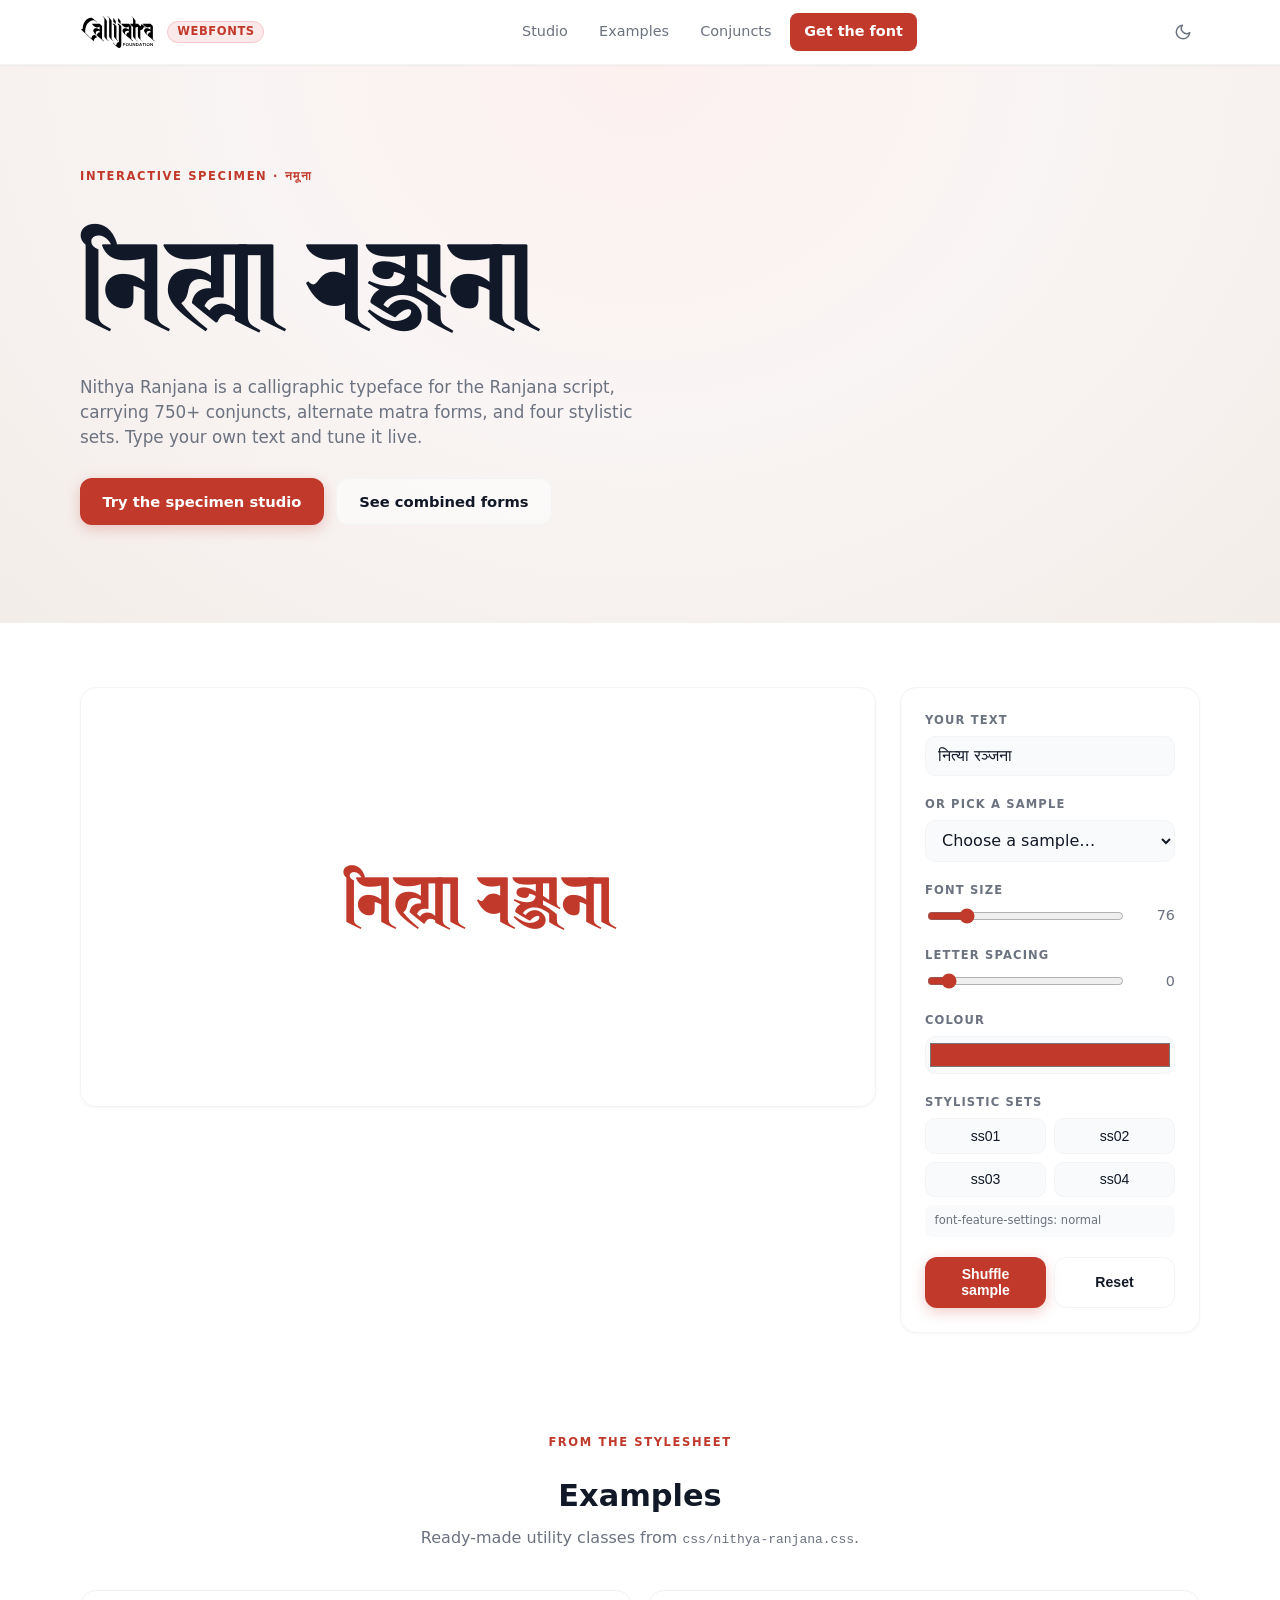
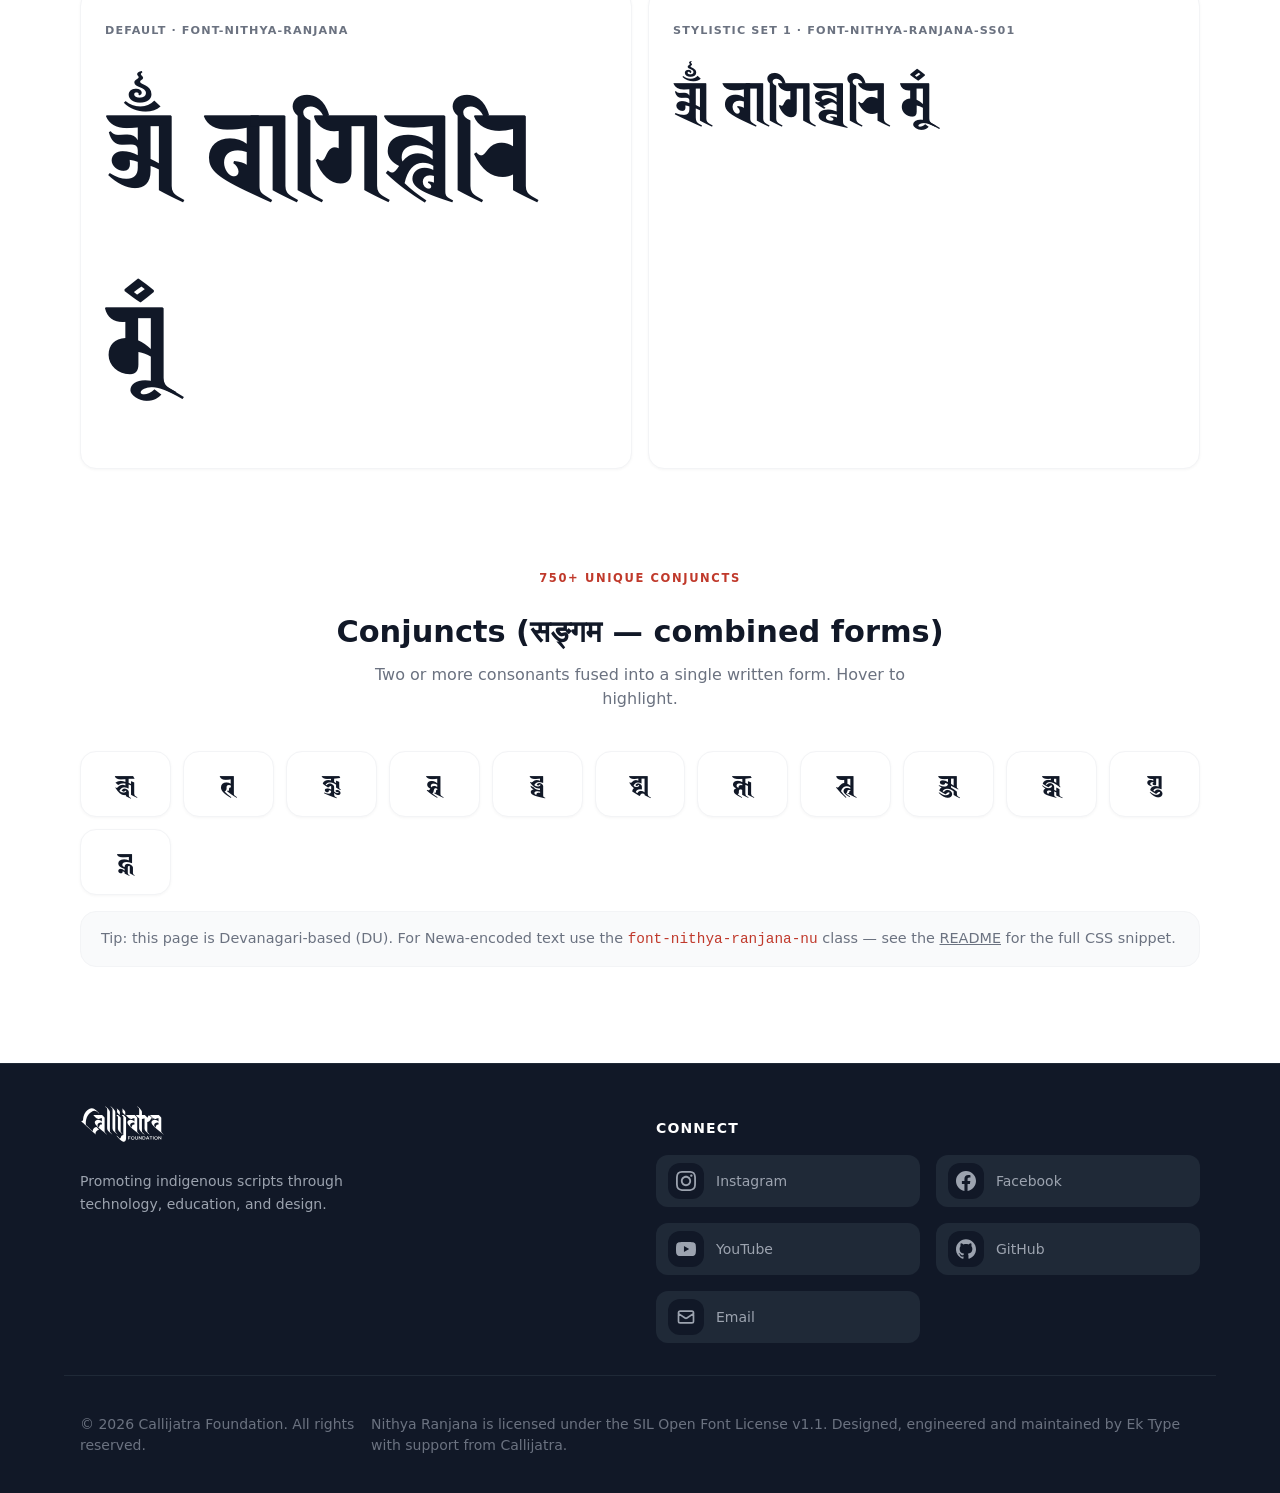
<file: demo/index.html>
<!DOCTYPE html>
<html lang="en">

<head>
  <meta charset="UTF-8">
  <meta name="viewport" content="width=device-width, initial-scale=1.0">
  <title>Rendering Nithya Ranjana in Webpages - Demo</title>
  <link rel="stylesheet" href="../css/nithya-ranjana.css">
  <script>
    (function () {
      var saved = localStorage.getItem('theme');
      var prefersDark = window.matchMedia('(prefers-color-scheme: dark)').matches;
      if (saved === 'dark' || (!saved && prefersDark)) {
        document.documentElement.classList.add('dark');
      }
    })();
  </script>
  <style>
    :root {
      --brand: #c0392b;
      --brand-hover: #a93226;
      --brand-subtle: #fbeae9;
      --brand-subtle-border: #f5c6cb;
      --ink: #111827;
      --muted: #6b7280;
      --bg: #ffffff;
      --surface: #f9fafb;
      --line: #f3f4f6;
      --nav: rgba(255, 255, 255, 0.9);
      --hero: radial-gradient(ellipse at top, #fdf1f0 0%, #f9f5f4 45%, #f3ede9 100%);
    }

    html.dark {
      --brand-subtle: #3b1212;
      --brand-subtle-border: #7f1d1d;
      --ink: #f3f4f6;
      --muted: #9ca3af;
      --bg: #030712;
      --surface: #111827;
      --line: #1f2937;
      --nav: rgba(3, 7, 18, 0.9);
      --hero: none;
    }

    * { box-sizing: border-box; }

    html { scroll-behavior: smooth; }

    body {
      margin: 0;
      font-family: system-ui, -apple-system, "Segoe UI", sans-serif;
      background: var(--bg);
      color: var(--ink);
      line-height: 1.5;
      -webkit-font-smoothing: antialiased;
    }

    a { color: inherit; }

    .nav {
      position: sticky;
      top: 0;
      z-index: 50;
      background: var(--nav);
      -webkit-backdrop-filter: blur(8px);
      backdrop-filter: blur(8px);
      border-bottom: 1px solid var(--line);
      box-shadow: 0 1px 2px rgba(0, 0, 0, 0.04);
    }

    .nav-inner {
      max-width: 72rem;
      margin: 0 auto;
      padding: 0 1rem;
      height: 4rem;
      display: flex;
      align-items: center;
      justify-content: space-between;
      gap: 1rem;
    }

    .brand-logo {
      display: flex;
      align-items: center;
      gap: 0.6rem;
      color: var(--ink);
      flex-shrink: 0;
    }

    .brand-logo-img-link {
      display: flex;
      align-items: center;
      text-decoration: none;
      transition: opacity 0.2s;
    }

    .brand-logo-img-link:hover {
      opacity: 0.85;
    }

    .brand-title-link {
      display: flex;
      align-items: center;
      text-decoration: none;
      color: inherit;
    }

    .brand-logo img {
      height: 2.25rem;
      width: auto;
      transition: filter 0.2s;
    }

    html.dark .brand-logo img {
      filter: brightness(0) invert(1);
    }

    .brand-title-badge {
      font-size: 0.72rem;
      font-weight: 700;
      text-transform: uppercase;
      letter-spacing: 0.05em;
      background-color: var(--brand-subtle);
      color: var(--brand);
      padding: 0.2rem 0.55rem;
      border-radius: 9999px;
      border: 1px solid var(--brand-subtle-border);
      line-height: 1.2;
    }

    .nav-links { display: flex; align-items: center; gap: .35rem; }

    .nav-link {
      padding: .5rem .8rem;
      border-radius: .5rem;
      color: var(--muted);
      text-decoration: none;
      font-size: .9rem;
      font-weight: 500;
      transition: color .15s, background .15s;
    }

    .nav-link:hover { color: var(--ink); background: var(--surface); }

    .nav-main {
      padding: .5rem .9rem;
      border-radius: .5rem;
      background: var(--brand);
      color: #fff;
      text-decoration: none;
      font-size: .9rem;
      font-weight: 600;
      transition: background .15s;
    }

    .nav-main:hover { background: var(--brand-hover); }

    .icon-btn {
      margin-left: .25rem;
      padding: .5rem;
      border: none;
      border-radius: .5rem;
      background: transparent;
      color: var(--muted);
      cursor: pointer;
      display: flex;
      align-items: center;
      justify-content: center;
      transition: color .15s, background .15s;
    }

    .icon-btn:hover { color: var(--ink); background: var(--surface); }
    .hamburger {
      display: none;
      margin-left: .25rem;
      padding: .5rem;
      border: none;
      border-radius: .5rem;
      background: transparent;
      color: var(--muted);
      cursor: pointer;
      align-items: center;
      justify-content: center;
      transition: color .15s, background .15s;
    }

    .hamburger:hover { color: var(--ink); background: var(--surface); }

    @media (max-width: 768px) {
      .nav-links { display: none; }
      .hamburger { display: flex; }
    }

    .mobile-menu {
      display: none;
      border-top: 1px solid var(--line);
      background: var(--bg);
      padding: 0 1rem 1rem;
      overflow: hidden;
      transition: height 200ms ease-in-out;
    }

    @media (max-width: 768px) {
      .mobile-menu { display: block; }
    }

    .mobile-menu.nav-collapsed {
      height: 0;
      padding-bottom: 0;
    }

    .mobile-menu.nav-open {
      height: auto;
    }

    .mobile-menu-list {
      display: flex;
      flex-direction: column;
      gap: .25rem;
      margin-top: .5rem;
      padding: 0;
      list-style: none;
    }

    .mobile-menu-link {
      display: block;
      padding: .75rem .875rem;
      border-radius: .75rem;
      color: var(--muted);
      text-decoration: none;
      font-size: .95rem;
      font-weight: 500;
      transition: color .15s, background .15s, transform .15s, opacity .15s;
    }

    .mobile-menu-link:hover { color: var(--ink); background: var(--surface); }

    .menu-item-hidden {
      opacity: 0;
      transform: translateY(-8px);
      pointer-events: none;
    }

    .mobile-menu.nav-open .mobile-menu-link {
      opacity: 1;
      transform: translateY(0);
      pointer-events: auto;
      transition-delay: var(--delay, 0ms);
    }

    .hero {
      min-height: 62vh;
      display: flex;
      flex-direction: column;
      justify-content: center;
      padding: 4rem 1rem;
      background: var(--hero);
      background-color: var(--surface);
      overflow: hidden;
    }

    html.dark .hero { background: #111827; }

    .wrap {
      max-width: 72rem;
      margin: 0 auto;
      width: 100%;
      padding: 0 1rem;
    }

    .eyebrow {
      display: inline-block;
      font-size: .72rem;
      font-weight: 700;
      letter-spacing: .14em;
      text-transform: uppercase;
      color: var(--brand);
      margin-bottom: 1rem;
    }

    .hero h1 {
      margin: 0;
      font-family: 'NithyaRanjana', sans-serif;
      font-weight: normal;
      font-size: clamp(3.5rem, 12vw, 8rem);
      line-height: 1.2;
      color: var(--ink);
    }

    .hero p.lead {
      margin: 1.25rem 0 0;
      color: var(--muted);
      max-width: 36rem;
      font-size: 1.05rem;
    }

    .hero-actions {
      margin-top: 1.75rem;
      display: flex;
      flex-wrap: wrap;
      gap: .75rem;
    }

    .btn {
      display: inline-flex;
      align-items: center;
      gap: .45rem;
      padding: .7rem 1.4rem;
      border-radius: .75rem;
      font-size: .92rem;
      font-weight: 600;
      text-decoration: none;
      border: none;
      cursor: pointer;
      transition: background .15s, color .15s, border-color .15s, transform .15s;
    }

    .btn-primary { background: var(--brand); color: #fff; box-shadow: 0 4px 14px rgba(192, 57, 43, 0.25); }

    .btn-primary:hover { background: var(--brand-hover); }

    .btn-ghost {
      background: rgba(255, 255, 255, 0.55);
      color: var(--ink);
      border: 1px solid var(--line);
    }

    html.dark .btn-ghost { background: rgba(255, 255, 255, 0.08); border-color: rgba(255, 255, 255, 0.2); }

    .btn-ghost:hover { border-color: var(--brand); color: var(--brand); }

    .studio {
      max-width: 72rem;
      margin: 0 auto;
      padding: 4rem 1rem;
      display: grid;
      grid-template-columns: 1fr 300px;
      gap: 1.5rem;
      align-items: start;
    }

    @media (max-width: 900px) {
      .studio { grid-template-columns: 1fr; }
    }

    .card {
      background: var(--bg);
      border: 1px solid var(--line);
      border-radius: 1rem;
      box-shadow: 0 1px 3px rgba(0, 0, 0, 0.04);
    }

    .preview-card {
      padding: 3.5rem 2rem;
      min-height: 420px;
      display: flex;
      align-items: center;
      justify-content: center;
      text-align: center;
      overflow: auto;
    }

    .preview-card span {
      font-family: 'NithyaRanjana', sans-serif;
      font-weight: normal;
      white-space: pre-wrap;
      word-break: break-word;
    }

    .controls-card { padding: 1.5rem; display: grid; gap: 1.25rem; }

    .field label {
      display: block;
      font-size: .72rem;
      font-weight: 700;
      letter-spacing: .1em;
      text-transform: uppercase;
      color: var(--muted);
      margin-bottom: .4rem;
    }

    .field input[type="text"], .field select {
      width: 100%;
      padding: .6rem .75rem;
      border: 1px solid var(--line);
      border-radius: .65rem;
      font-size: 1rem;
      background: var(--surface);
      color: var(--ink);
      font-family: inherit;
    }

    .field input[type="text"]:focus, .field select:focus { outline: 2px solid var(--brand); outline-offset: 1px; }

    .row { display: flex; align-items: center; gap: .65rem; }

    .row input[type="range"] {
      flex: 1;
      accent-color: var(--brand);
      min-width: 0;
    }

    .row output {
      min-width: 2.4rem;
      text-align: right;
      font-variant-numeric: tabular-nums;
      color: var(--muted);
      font-size: .9rem;
    }

    input[type="color"] {
      width: 100%;
      height: 2.4rem;
      padding: .15rem;
      border: 1px solid var(--line);
      border-radius: .65rem;
      background: var(--surface);
      cursor: pointer;
    }

    .feature-grid { display: grid; grid-template-columns: 1fr 1fr; gap: .5rem; }

    .feature-grid button {
      padding: .55rem .5rem;
      border: 1px solid var(--line);
      border-radius: .6rem;
      background: var(--surface);
      color: var(--ink);
      font-size: .88rem;
      font-weight: 500;
      cursor: pointer;
      transition: background .15s, color .15s, border-color .15s;
    }

    .feature-grid button.active {
      background: var(--brand);
      border-color: var(--brand);
      color: #fff;
    }

    .feature-state {
      font-size: .72rem;
      color: var(--muted);
      background: var(--surface);
      border-radius: .5rem;
      padding: .45rem .6rem;
      overflow: hidden;
      text-overflow: ellipsis;
      white-space: nowrap;
      margin-top: .5rem;
    }

    .actions { display: grid; grid-template-columns: 1fr 1fr; gap: .5rem; }

    .actions .btn {
      justify-content: center;
      padding: .6rem .75rem;
      font-size: .88rem;
    }

    .section {
      max-width: 72rem;
      margin: 0 auto;
      padding: 2rem 1rem 4rem;
    }

    .section-head { text-align: center; margin-bottom: 2.5rem; }

    .section-head h2 {
      margin: .35rem 0 0;
      font-size: 1.9rem;
      font-weight: 700;
    }

    .section-head p { margin: .5rem auto 0; color: var(--muted); max-width: 34rem; }

    .showcase-grid {
      display: grid;
      grid-template-columns: 1fr 1fr;
      gap: 1rem;
    }

    @media (max-width: 760px) {
      .showcase-grid { grid-template-columns: 1fr; }
    }

    .showcase-card {
      padding: 2rem 1.5rem;
      display: flex;
      flex-direction: column;
      gap: .75rem;
      transition: box-shadow .2s, border-color .2s, transform .2s;
    }

    .showcase-card:hover { box-shadow: 0 8px 24px rgba(0, 0, 0, 0.07); border-color: var(--brand); transform: translateY(-2px); }

    .showcase-card .label {
      font-size: .7rem;
      font-weight: 700;
      letter-spacing: .1em;
      text-transform: uppercase;
      color: var(--muted);
    }

    .showcase-card .sample { margin: 0; font-weight: normal; }

    .conjunct-grid {
      display: grid;
      grid-template-columns: repeat(auto-fill, minmax(88px, 1fr));
      gap: .75rem;
    }

    .conjunct {
      padding: 1rem .4rem;
      text-align: center;
      font-family: 'NithyaRanjana', sans-serif;
      font-size: 2rem;
      line-height: 1;
      cursor: default;
      transition: background .15s, color .15s, border-color .15s, transform .15s;
    }

    .conjunct:hover { background: var(--brand); border-color: var(--brand); color: #fff; transform: translateY(-2px); }

    .docs-note {
      margin-top: 1rem;
      padding: 1rem 1.25rem;
      border-radius: 1rem;
      border: 1px solid var(--line);
      background: var(--surface);
      color: var(--muted);
      font-size: .9rem;
    }

    .docs-note code { color: var(--brand); }

    footer {
      margin-top: 2rem;
      background: #111827;
      color: #d1d5db;
      padding: 2.5rem 0 1.5rem;
      border-top: 1px solid #1f2937;
    }

    html.dark footer { background: #030712; border-top-color: #1f2937; }

    .footer-grid {
      max-width: 72rem;
      margin: 0 auto;
      padding: 0 1rem;
      display: grid;
      grid-template-columns: 1fr;
      gap: 2rem;
      align-items: start;
    }

    @media (min-width: 768px) {
      .footer-grid { grid-template-columns: 1fr 1fr; gap: 2rem; }
    }

    .footer-brand-block {
      display: flex;
      flex-direction: column;
      gap: .75rem;
    }

    .footer-brand {
      display: flex;
      align-items: center;
      gap: .75rem;
      text-decoration: none;
      color: #fff;
      font-weight: 600;
      font-size: .95rem;
    }

    .footer-logo {
      height: 2.5rem;
      width: auto;
      display: block;
      filter: brightness(0) invert(1);
    }

    .footer-desc {
      font-size: .875rem;
      color: #9ca3af;
      max-width: 20rem;
      line-height: 1.6;
    }

    .footer-connect-title {
      color: #fff;
      font-weight: 600;
      font-size: .875rem;
      text-transform: uppercase;
      letter-spacing: .08em;
      margin-bottom: 1rem;
    }

    .footer-social-grid {
      display: grid;
      grid-template-columns: repeat(2, minmax(0, 1fr));
      gap: .75rem;
    }

    @media (min-width: 768px) {
      .footer-social-grid { gap: 1rem; }
    }

    .footer-social-link {
      display: flex;
      align-items: center;
      gap: .75rem;
      padding: .5rem .75rem;
      border-radius: .75rem;
      color: #9ca3af;
      text-decoration: none;
      font-size: .875rem;
      transition: color .15s, background .15s;
      background: #1f2937;
    }

    html.dark .footer-social-link { background: #111827; }

    .footer-social-link:hover { color: #fff; background: #374151; }

    html.dark .footer-social-link:hover { background: #1f2937; }

    .footer-social-icon {
      width: 2.25rem;
      height: 2.25rem;
      border-radius: .75rem;
      display: flex;
      align-items: center;
      justify-content: center;
      background: #111827;
      transition: background .15s;
      flex-shrink: 0;
    }

    html.dark .footer-social-icon { background: #0b0f1a; }

    .footer-social-link:hover .footer-social-icon.instagram {
      background: linear-gradient(135deg, #7c3aed, #ec4899, #f97316);
    }

    .footer-social-link:hover .footer-social-icon.facebook {
      background: #1877F2;
    }

    .footer-social-link:hover .footer-social-icon.youtube {
      background: #FF0000;
    }

    .footer-social-link:hover .footer-social-icon.github {
      background: #000000;
    }

    .footer-social-link:hover .footer-social-icon.email {
      background: #EA4335;
    }

    .footer-social-svg {
      width: 1.25rem;
      height: 1.25rem;
      color: #9ca3af;
      transition: color .15s;
    }

    .footer-social-link:hover .footer-social-svg { color: #fff; }

    .footer-bottom {
      max-width: 72rem;
      margin: 2rem auto 0;
      padding: 0 1rem;
      border-top: 1px solid #1f2937;
      padding-top: 1.5rem;
      display: flex;
      flex-direction: column;
      gap: .5rem;
      align-items: center;
      text-align: center;
      font-size: .875rem;
      color: #6b7280;
    }

    @media (min-width: 640px) {
      .footer-bottom {
        flex-direction: row;
        justify-content: space-between;
        text-align: left;
      }
    }

    .footer-bottom a {
      color: #9ca3af;
      text-decoration: none;
      transition: color .15s;
    }

    .footer-bottom a:hover { color: #fff; }

    #scroll-top {
      position: fixed;
      bottom: 1.5rem;
      right: 1.5rem;
      z-index: 50;
      width: 3rem;
      height: 3rem;
      border: none;
      border-radius: 9999px;
      background: var(--brand);
      color: #fff;
      cursor: pointer;
      display: flex;
      align-items: center;
      justify-content: center;
      opacity: 0;
      transform: translateY(1rem);
      pointer-events: none;
      transition: opacity .25s, transform .25s, background .15s;
      box-shadow: 0 8px 24px rgba(0, 0, 0, 0.25);
    }

    #scroll-top.visible { opacity: 1; transform: translateY(0); pointer-events: auto; }

    #scroll-top:hover { background: var(--brand-hover); }
  </style>
</head>

<body>
  <header class="nav">
    <div class="nav-inner">
      <div class="brand-logo">
        <a href="https://callijatra.github.io" target="_blank" rel="noopener noreferrer" title="Callijatra Foundation Webpage" class="brand-logo-img-link">
          <img src="../images/logos/callijatra_logo.svg" alt="Callijatra Foundation Logo">
        </a>
        <a href="../index.html" class="brand-title-link" title="Webfonts Home">
          <span class="brand-title-badge">Webfonts</span>
        </a>
      </div>
      <div class="nav-links">
        <a class="nav-link" href="#studio">Studio</a>
        <a class="nav-link" href="#examples">Examples</a>
        <a class="nav-link" href="#conjuncts">Conjuncts</a>
        <a class="nav-main" href="https://github.com/EkType/Nithya-Ranjana" target="_blank" rel="noopener">Get the font</a>
      </div>
      <div style="display:flex;align-items:center;gap:.25rem;">
        <button id="theme-toggle" class="icon-btn" aria-label="Toggle dark mode">
          <svg id="icon-sun" xmlns="http://www.w3.org/2000/svg" width="18" height="18" viewBox="0 0 24 24" fill="none" stroke="currentColor" stroke-width="2" stroke-linecap="round" stroke-linejoin="round" style="display:none;"><path d="M12 3v1m0 16v1m8.66-9H21M3 12H2m15.36-6.36-.71.71M6.34 17.66l-.71.71M17.66 17.66l-.71-.71M6.34 6.34l-.71-.71M12 5a7 7 0 1 0 0 14A7 7 0 0 0 12 5z"/></svg>
          <svg id="icon-moon" xmlns="http://www.w3.org/2000/svg" width="18" height="18" viewBox="0 0 24 24" fill="none" stroke="currentColor" stroke-width="2" stroke-linecap="round" stroke-linejoin="round"><path d="M21 12.79A9 9 0 1 1 11.21 3 7 7 0 0 0 21 12.79z"/></svg>
        </button>
        <button id="nav-toggle" class="hamburger" aria-label="Toggle navigation" aria-expanded="false">
          <svg id="nav-icon" xmlns="http://www.w3.org/2000/svg" width="22" height="22" viewBox="0 0 24 24" fill="none" stroke="currentColor" stroke-width="2" stroke-linecap="round">
            <path id="bar-top" d="M4 6h16"></path>
            <path id="bar-middle" d="M4 12h16"></path>
            <path id="bar-bottom" d="M4 18h16"></path>
          </svg>
        </button>
      </div>
    </div>
    <div id="mobile-menu" class="mobile-menu nav-collapsed">
      <ul id="mobile-menu-list" class="mobile-menu-list">
        <li><a href="#studio" class="mobile-menu-link">Studio</a></li>
        <li><a href="#examples" class="mobile-menu-link">Examples</a></li>
        <li><a href="#conjuncts" class="mobile-menu-link">Conjuncts</a></li>
        <li><a href="https://github.com/EkType/Nithya-Ranjana" target="_blank" rel="noopener" class="mobile-menu-link">Get the font</a></li>
      </ul>
    </div>
  </header>

  <section class="hero" id="top">
    <div class="wrap">
      <span class="eyebrow">Interactive specimen &middot; नमूना</span>
      <h1>नित्या रञ्जना</h1>
      <p class="lead">Nithya Ranjana is a calligraphic typeface for the Ranjana script, carrying 750+ conjuncts, alternate matra forms, and four stylistic sets. Type your own text and tune it live.</p>
      <div class="hero-actions">
        <a class="btn btn-primary" href="#studio">Try the specimen studio</a>
        <a class="btn btn-ghost" href="#examples">See combined forms</a>
      </div>
    </div>
  </section>

  <main class="studio" id="studio">
    <section class="card preview-card" aria-label="Font preview">
      <span id="preview-text" aria-live="polite">नित्या रञ्जना</span>
    </section>

    <aside class="card controls-card" aria-label="Font controls">
      <div class="field">
        <label for="text-input">Your text</label>
        <input id="text-input" type="text" value="नित्या रञ्जना" spellcheck="false">
      </div>

      <div class="field">
        <label for="sample-select">Or pick a sample</label>
        <select id="sample-select">
          <option value="">Choose a sample&hellip;</option>
          <option>नित्या रञ्जना</option>
          <option>ॐ वागिश्वरि मूं</option>
          <option>नेपालभाषा रञ्जना लिपि</option>
          <option>सर्वे भवन्तु सुखिनः</option>
          <option>सङ्गमेन तितिर्याम</option>
          <option>क्षत्रिय ज्ञानत्र श्रद्धा</option>
        </select>
      </div>

      <div class="field">
        <label for="size-slider">Font size</label>
        <div class="row">
          <input id="size-slider" type="range" min="24" max="320" value="76">
          <output id="size-output" for="size-slider">76</output>
        </div>
      </div>

      <div class="field">
        <label for="spacing-slider">Letter spacing</label>
        <div class="row">
          <input id="spacing-slider" type="range" min="-2" max="24" value="0" step="0.5">
          <output id="spacing-output" for="spacing-slider">0</output>
        </div>
      </div>

      <div class="field">
        <label for="color-input">Colour</label>
        <input id="color-input" type="color" value="#c0392b">
      </div>

      <div class="field">
        <label>Stylistic sets</label>
        <div class="feature-grid">
          <button type="button" data-ss="ss01">ss01</button>
          <button type="button" data-ss="ss02">ss02</button>
          <button type="button" data-ss="ss03">ss03</button>
          <button type="button" data-ss="ss04">ss04</button>
        </div>
        <div class="feature-state" id="feature-state">font-feature-settings: normal</div>
      </div>

      <div class="actions">
        <button type="button" id="random-btn" class="btn btn-primary">Shuffle sample</button>
        <button type="button" id="reset-btn" class="btn btn-ghost">Reset</button>
      </div>
    </aside>
  </main>

  <section class="section" id="examples">
    <div class="section-head">
      <span class="eyebrow">From the stylesheet</span>
      <h2>Examples</h2>
      <p>Ready-made utility classes from <code>css/nithya-ranjana.css</code>.</p>
    </div>
    <div class="showcase-grid">
      <div class="card showcase-card">
        <span class="label">Default &middot; font-nithya-ranjana</span>
        <h1 class="sample font-nithya-ranjana text-large">ॐ वागिश्वरि मूं</h1>
      </div>
      <div class="card showcase-card">
        <span class="label">Stylistic set 1 &middot; font-nithya-ranjana-ss01</span>
        <h1 class="sample font-nithya-ranjana-ss01 text-medium">ॐ वागिश्वरि मूं</h1>
      </div>
    </div>
  </section>

  <section class="section" id="conjuncts">
    <div class="section-head">
      <span class="eyebrow">750+ unique conjuncts</span>
      <h2>Conjuncts (सङ्गम &mdash; combined forms)</h2>
      <p>Two or more consonants fused into a single written form. Hover to highlight.</p>
    </div>
    <div class="conjunct-grid">
      <div class="card conjunct">क्ष</div>
      <div class="card conjunct">त्र</div>
      <div class="card conjunct">ज्ञ</div>
      <div class="card conjunct">श्र</div>
      <div class="card conjunct">द्ध</div>
      <div class="card conjunct">द्य</div>
      <div class="card conjunct">क्त</div>
      <div class="card conjunct">स्त्र</div>
      <div class="card conjunct">ञ्ज</div>
      <div class="card conjunct">ङ्क</div>
      <div class="card conjunct">ण्ड</div>
      <div class="card conjunct">ह्न</div>
    </div>
    <div class="docs-note">
      Tip: this page is Devanagari-based (DU). For Newa-encoded text use the
      <code>font-nithya-ranjana-nu</code> class &mdash; see the <a href="../README.md">README</a> for the full CSS snippet.
    </div>
  </section>

  <footer>
    <div class="footer-grid">
      <div class="footer-brand-block">
        <a href="https://callijatra.github.io" target="_blank" rel="noopener" class="footer-brand">
          <img src="../images/logos/callijatra_logo.svg" alt="Callijatra Foundation Logo" class="footer-logo">
        </a>
        <p class="footer-desc">Promoting indigenous scripts through technology, education, and design.</p>
      </div>
      <div>
        <h3 class="footer-connect-title">Connect</h3>
        <div class="footer-social-grid">
          <a href="https://www.instagram.com/callijatra" target="_blank" rel="noopener noreferrer" class="footer-social-link">
            <span class="footer-social-icon instagram">
              <svg class="footer-social-svg" fill="currentColor" viewBox="0 0 24 24" aria-hidden="true">
                <path d="M12 2.163c3.204 0 3.584.012 4.85.07 3.252.148 4.771 1.691 4.919 4.919.058 1.265.069 1.645.069 4.849 0 3.205-.012 3.584-.069 4.849-.149 3.225-1.664 4.771-4.919 4.919-1.266.058-1.644.07-4.85.07-3.204 0-3.584-.012-4.849-.07-3.26-.149-4.771-1.699-4.919-4.92-.058-1.265-.07-1.644-.07-4.849 0-3.204.013-3.583.07-4.849.149-3.227 1.664-4.771 4.919-4.919 1.266-.057 1.645-.069 4.849-.069zm0-2.163c-3.259 0-3.667.014-4.947.072-4.358.2-6.78 2.618-6.98 6.98-.059 1.281-.073 1.689-.073 4.948 0 3.259.014 3.668.072 4.948.2 4.358 2.618 6.78 6.98 6.98 1.281.058 1.689.072 4.948.072 3.259 0 3.668-.014 4.948-.072 4.354-.2 6.782-2.618 6.979-6.98.059-1.28.073-1.689.073-4.948 0-3.259-.014-3.667-.072-4.947-.196-4.354-2.617-6.78-6.979-6.98-1.281-.059-1.69-.073-4.949-.073zm0 5.838c-3.403 0-6.162 2.759-6.162 6.162s2.759 6.163 6.162 6.163 6.162-2.759 6.162-6.163c0-3.403-2.759-6.162-6.162-6.162zm0 10.162c-2.209 0-4-1.79-4-4 0-2.209 1.791-4 4-4s4 1.791 4 4c0 2.21-1.791 4-4 4zm6.406-11.845c-.796 0-1.441.645-1.441 1.44s.645 1.44 1.441 1.44c.795 0 1.439-.645 1.439-1.44s-.644-1.44-1.439-1.44z"></path>
              </svg>
            </span>
            Instagram
          </a>
          <a href="https://www.facebook.com/ranjana-script" target="_blank" rel="noopener noreferrer" class="footer-social-link">
            <span class="footer-social-icon facebook">
              <svg class="footer-social-svg" fill="currentColor" viewBox="0 0 24 24" aria-hidden="true">
                <path d="M24 12.073c0-6.627-5.373-12-12-12s-12 5.373-12 12c0 5.99 4.388 10.954 10.125 11.854v-8.385H7.078v-3.47h3.047V9.43c0-3.007 1.792-4.669 4.533-4.669 1.312 0 2.686.235 2.686.235v2.953H15.83c-1.491 0-1.956.925-1.956 1.874v2.25h3.328l-.532 3.47h-2.796v8.385C19.612 23.027 24 18.062 24 12.073z"></path>
              </svg>
            </span>
            Facebook
          </a>
          <a href="https://www.youtube.com/@callijatra" target="_blank" rel="noopener noreferrer" class="footer-social-link">
            <span class="footer-social-icon youtube">
              <svg class="footer-social-svg" fill="currentColor" viewBox="0 0 24 24" aria-hidden="true">
                <path d="M23.498 6.186a3.016 3.016 0 0 0-2.122-2.136C19.505 3.545 12 3.545 12 3.545s-7.505 0-9.377.505A3.017 3.017 0 0 0 .502 6.186C0 8.07 0 12 0 12s0 3.93.502 5.814a3.016 3.016 0 0 0 2.122 2.136c1.871.505 9.376.505 9.376.505s7.505 0 9.377-.505a3.015 3.015 0 0 0 2.122-2.136C24 15.93 24 12 24 12s0-3.93-.502-5.814zM9.545 15.568V8.432L15.818 12l-6.273 3.568z"></path>
              </svg>
            </span>
            YouTube
          </a>
          <a href="https://github.com/callijatra" target="_blank" rel="noopener noreferrer" class="footer-social-link">
            <span class="footer-social-icon github">
              <svg class="footer-social-svg" fill="currentColor" viewBox="0 0 24 24" aria-hidden="true">
                <path d="M12 .297c-6.63 0-12 5.373-12 12 0 5.303 3.438 9.82 8.205 11.385.6.113.82-.258.82-.577 0-.285-.01-1.04-.015-2.04-3.338.724-4.042-1.61-4.042-1.61C4.422 18.07 3.633 17.7 3.633 17.7c-1.087-.744.084-.729.084-.729 1.205.084 1.838 1.236 1.838 1.236 1.07 1.835 2.809 1.305 3.495.998.108-.776.417-1.305.76-1.605-2.665-.3-5.466-1.332-5.466-5.93 0-1.31.465-2.38 1.235-3.22-.135-.303-.54-1.523.105-3.176 0 0 1.005-.322 3.3 1.23.96-.267 1.98-.399 3-.405 1.02.006 2.04.138 3 .405 2.28-1.552 3.285-1.23 3.285-1.23.645 1.653.24 2.873.12 3.176.765.84 1.23 1.91 1.23 3.22 0 4.61-2.805 5.625-5.475 5.92.42.36.81 1.096.81 2.22 0 1.606-.015 2.896-.015 3.286 0 .315.21.69.825.57C20.565 22.092 24 17.592 24 12.297c0-6.627-5.373-12-12-12"></path>
              </svg>
            </span>
            GitHub
          </a>
          <a href="mailto:callijatrafoundation@gmail.com" class="footer-social-link">
            <span class="footer-social-icon email">
              <svg class="footer-social-svg" fill="none" viewBox="0 0 24 24" stroke="currentColor" stroke-width="2" aria-hidden="true">
                <path stroke-linecap="round" stroke-linejoin="round" d="M3 8l7.89 5.26a2 2 0 002.22 0L21 8M5 19h14a2 2 0 002-2V7a2 2 0 00-2-2H5a2 2 0 00-2 2v10a2 2 0 002 2z"></path>
              </svg>
            </span>
            Email
          </a>
        </div>
      </div>
    </div>
    <div class="footer-bottom">
      <p>© 2026 Callijatra Foundation. All rights reserved.</p>
      <p>Nithya Ranjana is licensed under the SIL Open Font License v1.1. Designed, engineered and maintained by Ek Type with support from Callijatra.</p>
    </div>
  </footer>

  <button id="scroll-top" aria-label="Scroll to top">
    <svg xmlns="http://www.w3.org/2000/svg" width="18" height="18" viewBox="0 0 24 24" fill="none" stroke="currentColor" stroke-width="2.5" stroke-linecap="round" stroke-linejoin="round"><path d="M5 15l7-7 7 7"/></svg>
  </button>

  <script>
    var preview = document.getElementById('preview-text');
    var textInput = document.getElementById('text-input');
    var sampleSelect = document.getElementById('sample-select');
    var sizeSlider = document.getElementById('size-slider');
    var sizeOutput = document.getElementById('size-output');
    var spacingSlider = document.getElementById('spacing-slider');
    var spacingOutput = document.getElementById('spacing-output');
    var colorInput = document.getElementById('color-input');
    var featureState = document.getElementById('feature-state');
    var featureButtons = Array.prototype.slice.call(
      document.querySelectorAll('.feature-grid button')
    );

    var samples = [
      'नित्या रञ्जना', 'ॐ वागिश्वरि मूं', 'नेपालभाषा रञ्जना लिपि',
      'सर्वे भवन्तु सुखिनः', 'सङ्गमेन तितिर्याम', 'क्षत्रिय ज्ञानत्र श्रद्धा'
    ];

    var savedSample = 'नित्या रञ्जना';

    function activeSets() {
      return featureButtons
        .filter(function (b) { return b.classList.contains('active'); })
        .map(function (b) { return b.dataset.ss; });
    }

    function apply() {
      preview.style.fontSize = sizeSlider.value + 'px';
      sizeOutput.value = sizeSlider.value;
      preview.style.letterSpacing = spacingSlider.value + 'px';
      spacingOutput.value = spacingSlider.value;
      preview.style.color = colorInput.value;

      var sets = activeSets();
      preview.style.fontFeatureSettings = sets.length
        ? sets.map(function (s) { return '"' + s + '" 1'; }).join(', ')
        : 'normal';
      featureState.textContent = sets.length
        ? 'font-feature-settings: ' + preview.style.fontFeatureSettings
        : 'font-feature-settings: normal';
    }

    function setText(value) {
      preview.textContent = value;
      textInput.value = value;
      sampleSelect.value = '';
    }

    textInput.addEventListener('input', function () {
      preview.textContent = textInput.value;
      sampleSelect.value = '';
    });

    sampleSelect.addEventListener('change', function () {
      if (sampleSelect.value) {
        setText(sampleSelect.value);
        savedSample = sampleSelect.value;
      }
    });

    featureButtons.forEach(function (button) {
      button.addEventListener('click', function () {
        button.classList.toggle('active');
        apply();
      });
    });

    document.getElementById('random-btn').addEventListener('click', function () {
      var pool = samples.filter(function (s) { return s !== savedSample; });
      var next = pool[Math.floor(Math.random() * pool.length)];
      savedSample = next;
      setText(next);
    });

    document.getElementById('reset-btn').addEventListener('click', function () {
      sizeSlider.value = 76;
      spacingSlider.value = 0;
      colorInput.value = '#c0392b';
      featureButtons.forEach(function (b) { b.classList.remove('active'); });
      setText(savedSample || 'नित्या रञ्जना');
      apply();
    });

    [sizeSlider, spacingSlider, colorInput].forEach(function (control) {
      control.addEventListener('input', apply);
    });

    apply();

    var html = document.documentElement;
    var themeToggle = document.getElementById('theme-toggle');
    var iconSun = document.getElementById('icon-sun');
    var iconMoon = document.getElementById('icon-moon');

    function setTheme(dark) {
      html.classList.toggle('dark', dark);
      iconSun.style.display = dark ? 'block' : 'none';
      iconMoon.style.display = dark ? 'none' : 'block';
      localStorage.setItem('theme', dark ? 'dark' : 'light');
    }

    setTheme(html.classList.contains('dark'));

    themeToggle.addEventListener('click', function () {
      setTheme(!html.classList.contains('dark'));
    });

    var navToggle = document.getElementById('nav-toggle');
    var mobileMenu = document.getElementById('mobile-menu');
    var mobileMenuList = document.getElementById('mobile-menu-list');
    var barTop = document.getElementById('bar-top');
    var barMiddle = document.getElementById('bar-middle');
    var barBottom = document.getElementById('bar-bottom');
    var menuItems = mobileMenuList ? Array.prototype.slice.call(mobileMenuList.querySelectorAll('a.mobile-menu-link')) : [];
    var itemDelay = 30;
    var animDuration = 200;

    function setNav(open) {
      if (!navToggle || !mobileMenu) return;
      navToggle.setAttribute('aria-expanded', String(open));
      if (barTop) barTop.setAttribute('d', open ? 'M6 6l12 12' : 'M4 6h16');
      if (barMiddle) barMiddle.setAttribute('opacity', open ? '0' : '1');
      if (barBottom) barBottom.setAttribute('d', open ? 'M18 6L6 18' : 'M4 18h16');
      menuItems.forEach(function(item, idx) {
        item.style.setProperty('--delay', (idx * itemDelay) + 'ms');
        if (open) item.classList.remove('menu-item-hidden');
        else item.classList.add('menu-item-hidden');
      });
      if (open) {
        mobileMenu.classList.remove('nav-collapsed');
        mobileMenu.classList.add('nav-open');
        var h = mobileMenu.scrollHeight;
        mobileMenu.style.height = '0px';
        void mobileMenu.offsetHeight;
        mobileMenu.style.height = h + 'px';
      } else {
        var h2 = mobileMenu.scrollHeight;
        mobileMenu.style.height = h2 + 'px';
        void mobileMenu.offsetHeight;
        mobileMenu.style.height = '0px';
      }
      setTimeout(function() {
        if (mobileMenu.classList.contains('nav-open') && !open) {
          mobileMenu.classList.remove('nav-open');
          mobileMenu.classList.add('nav-collapsed');
        }
      }, animDuration);
    }
    if (navToggle) navToggle.addEventListener('click', function() { var open = navToggle.getAttribute('aria-expanded') === 'true'; setNav(!open); });
    menuItems.forEach(function(link){ link.addEventListener('click', function(){ setNav(false); }); });


        var scrollTop = document.getElementById('scroll-top');

    window.addEventListener('scroll', function () {
      scrollTop.classList.toggle('visible', window.scrollY > 300);
    }, { passive: true });

    scrollTop.addEventListener('click', function () {
      window.scrollTo({ top: 0, behavior: 'smooth' });
    });
  </script>
</body>

</html>
</file>
<file: css/nithya-ranjana.css>
/* Nithya Ranjana font */

@font-face {
  font-family: 'NithyaRanjana';
  src:  url('../fonts/NithyaRanjanaDU-Regular.woff2') format('woff2'),
        url('../fonts/NithyaRanjanaDU-Regular.woff') format('woff'),
        url('../fonts/NithyaRanjanaDU-Regular.otf') format('opentype');
  font-weight: normal;
  font-style: normal;
  font-display: swap;
}

@font-face {
  font-family: 'NithyaRanjanaNU';
  src:  url('../fonts/NithyaRanjanaNU-Regular.woff2') format('woff2'),
        url('../fonts/NithyaRanjanaNU-Regular.woff') format('woff'),
        url('../fonts/NithyaRanjanaNU-Regular.otf') format('opentype');
  font-weight: normal;
  font-style: normal;
  font-display: swap;
}

@layer utilities {
  .font-nithya-ranjana {
    font-family: 'NithyaRanjana', sans-serif;
  }

  .font-nithya-ranjana-nu {
    font-family: 'NithyaRanjanaNU', sans-serif;
  }

    /* Stylistic Set 1 */
    .font-nithya-ranjana-ss01 {
      font-family: 'NithyaRanjana', sans-serif;
      font-feature-settings: "ss01" 1;
    }

}

.text-large {
  font-size: 8rem;
  font-weight: normal;
}

.text-medium {
  font-size: 4rem;
  font-weight: normal;
}
</file>
